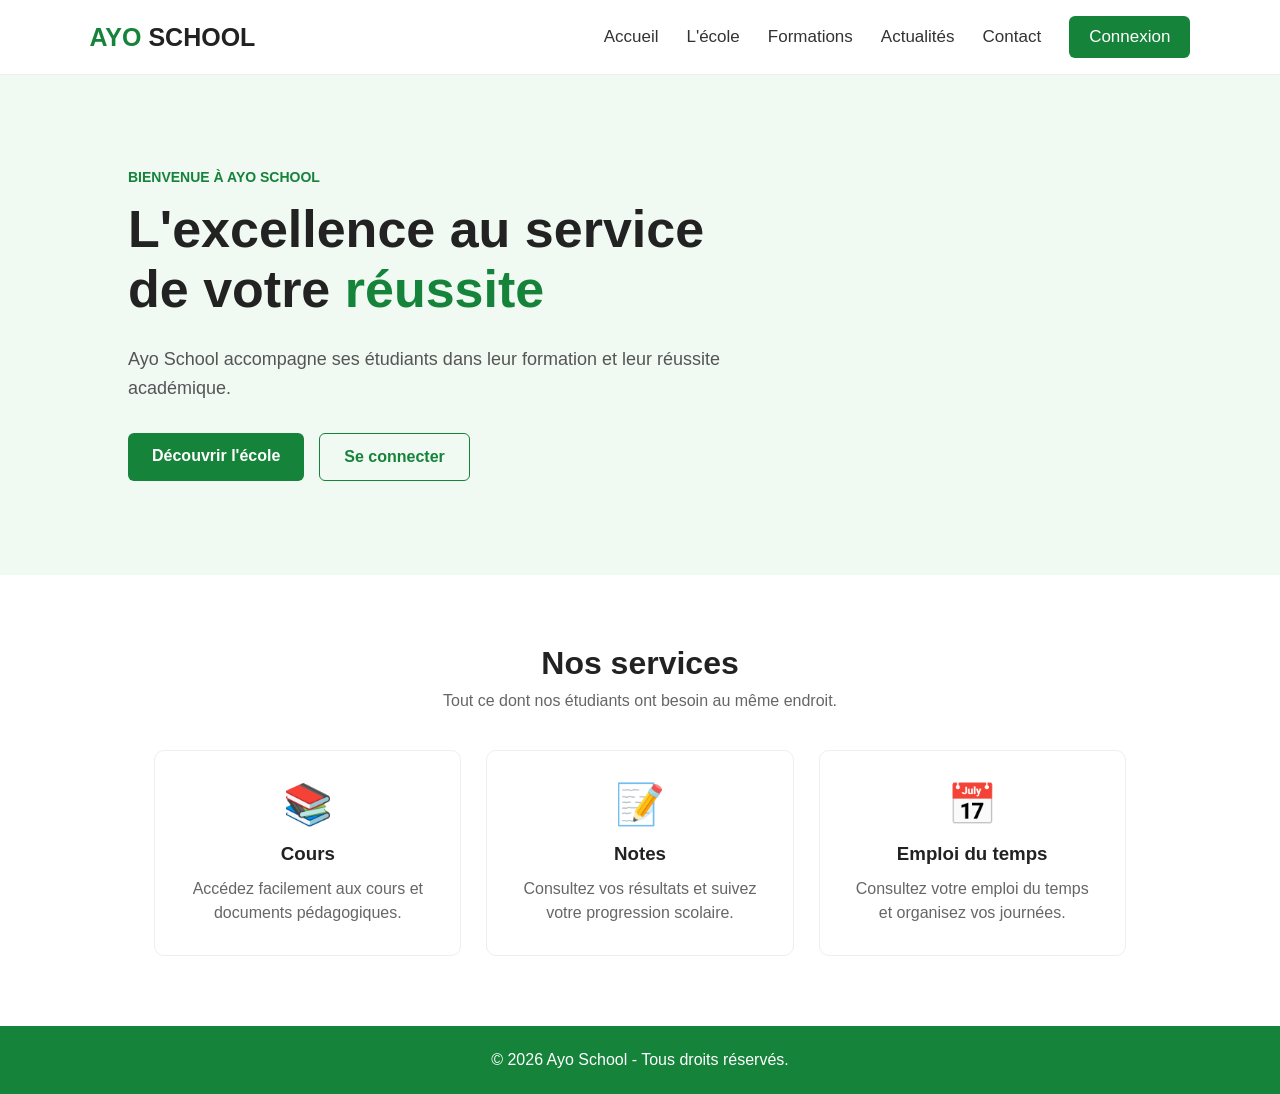
<file: index.html>
<!DOCTYPE html>

<html lang="fr">
<head>
    <meta charset="UTF-8">
    <meta name="viewport" content="width=device-width, initial-scale=1.0">
    <title>Ayo School</title>
    <link rel="stylesheet" href="style.css">
</head>

  <body>

<header>
    <div class="logo">
        AYO <span>SCHOOL</span>
    </div>

    <nav>
        <a href="index.html">Accueil</a>
        <a href="#">L'école</a>
        <a href="#">Formations</a>
        <a href="#">Actualités</a>
        <a href="#">Contact</a>
        <a href="#" class="connexion">Connexion</a>
    </nav>
</header>

  <main>

    <section class="hero">
        <div class="hero-content">
            <p class="bienvenue">BIENVENUE À AYO SCHOOL</p>

            <h1>
                L'excellence au service
                de votre <span>réussite</span>
            </h1>

            <p class="description">
                Ayo School accompagne ses étudiants dans leur
                formation et leur réussite académique.
            </p>

            <div class="boutons">
                <a href="#" class="btn-principal">
                    Découvrir l'école
                </a>

                <a href="#" class="btn-secondaire">
                    Se connecter
                </a>
            </div>
        </div>
    </section>


    <section class="services">

        <h2>Nos services</h2>

        <p class="sous-titre">
            Tout ce dont nos étudiants ont besoin au même endroit.
        </p>

        <div class="cartes">

            <div class="carte">
                <div class="icone">📚</div>
                <h3>Cours</h3>
                <p>
                    Accédez facilement aux cours et documents
                    pédagogiques.
                </p>
            </div>

            <div class="carte">
                <div class="icone">📝</div>
                <h3>Notes</h3>
                <p>
                    Consultez vos résultats et suivez votre
                    progression scolaire.
                </p>
            </div>

            <div class="carte">
                <div class="icone">📅</div>
                <h3>Emploi du temps</h3>
                <p>
                    Consultez votre emploi du temps et
                    organisez vos journées.
                </p>
            </div>

        </div>

    </section>

</main>

<footer>
    <p>© 2026 Ayo School - Tous droits réservés.</p>
 </footer>

</body>
</html>
</file>
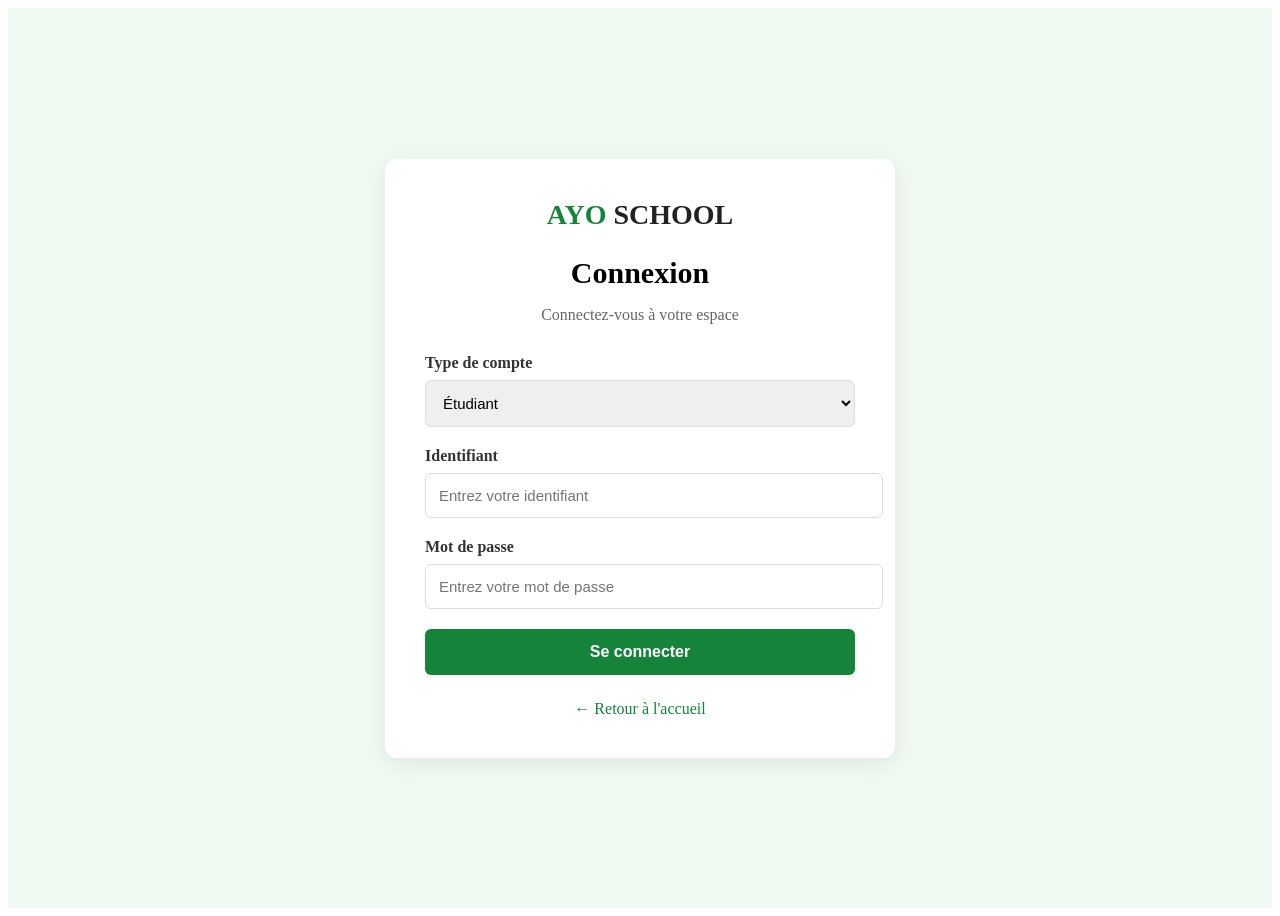
<file: connexion.html>
<!DOCTYPE html>
<html lang="fr">
<head>
    <meta charset="UTF-8">
    <meta name="viewport" content="width=device-width, initial-scale=1.0">

    <title>Connexion - Ayo School</title>

    <link rel="stylesheet" href="style2.css">
</head>

<body>

    <div class="page-connexion">

        <div class="connexion-box">

            <div class="logo-connexion">
                AYO <span>SCHOOL</span>
            </div>

            <h1>Connexion</h1>

            <p class="texte-connexion">
                Connectez-vous à votre espace
            </p>

            <form>

                <label for="type">Type de compte</label>

                <select id="type" name="type">
                    <option value="etudiant">Étudiant</option>
                    <option value="enseignant">Enseignant</option>
                    <option value="administrateur">Administrateur</option>
                </select>


                <label for="identifiant">Identifiant</label>

                <input
                    type="text"
                    id="identifiant"
                    name="identifiant"
                    placeholder="Entrez votre identifiant"
                    required
                >


                <label for="motdepasse">Mot de passe</label>

                <input
                    type="password"
                    id="motdepasse"
                    name="motdepasse"
                    placeholder="Entrez votre mot de passe"
                    required
                >


                <button type="submit">
                    Se connecter
                </button>

            </form>

            <a href="index.html" class="retour">
                ← Retour à l'accueil
            </a>

        </div>

    </div>

</body>
</html>
</file>
<file: style.css>
* {
  margin: 0;
  padding: 0;
  box-sizing: border-box;
  }

body {
font-family: Arial, sans-serif;
color: #222;
background-color: #ffffff;
}

header {
height: 75px;
padding: 0 7%;
display: flex;
align-items: center;
justify-content: space-between;
background-color: #ffffff;
border-bottom: 1px solid #eeeeee;
}

.logo {
font-size: 25px;
font-weight: bold;
color: #16833b;
}

.logo span {
color: #222;
}

nav {
display: flex;
align-items: center;
gap: 28px;
}

nav a {
text-decoration: none;
color: #333;
font-size: 17px;
}

nav a:hover {
color: #16833b;
}

.connexion {
background-color: #16833b;
color: white !important;
padding: 11px 20px;
border-radius: 6px;
}

.hero {
min-height: 500px;
display: flex;
align-items: center;
padding: 70px 10%;
background-color: #f1f9f3;
}

.hero-content {
max-width: 650px;
}

.bienvenue {
color: #16833b;
font-weight: bold;
font-size: 14px;
margin-bottom: 15px;
}

h1 {
font-size: 52px;
line-height: 1.15;
margin-bottom: 25px;
}

h1 span {
color: #16833b;
}

.description {
color: #555;
font-size: 18px;
line-height: 1.6;
margin-bottom: 30px;
}

.boutons {
display: flex;
gap: 15px;
}

.btn-principal,
.btn-secondaire {
text-decoration: none;
padding: 14px 24px;
border-radius: 6px;
font-weight: bold;
}

.btn-principal {
background-color: #16833b;
color: white;
}

.btn-secondaire {
border: 1px solid #16833b;
color: #16833b;
}

.services {
padding: 70px 10%;
text-align: center;
}

.services h2 {
font-size: 32px;
margin-bottom: 10px;
}

.sous-titre {
color: #666;
margin-bottom: 40px;
}

.cartes {
display: flex;
justify-content: center;
gap: 25px;
}

.carte {
width: 30%;
padding: 30px;
border: 1px solid #eeeeee;
border-radius: 10px;
background-color: white;
}

.icone {
font-size: 40px;
margin-bottom: 15px;
}

.carte h3 {
margin-bottom: 12px;
}

.carte p {
color: #666;
line-height: 1.5;
}

footer {
padding: 25px;
text-align: center;
background-color: #16833b;
color: white;
}
</file>
<file: style2.css>
.page-connexion {
    min-height: 100vh;
    display: flex;
    justify-content: center;
    align-items: center;
    background-color: #f1f9f3;
}

.connexion-box {
    width: 430px;
    padding: 40px;
    background-color: white;
    border-radius: 12px;
    box-shadow: 0 5px 25px rgba(0, 0, 0, 0.08);
}

.logo-connexion {
    text-align: center;
    font-size: 28px;
    font-weight: bold;
    color: #16833b;
    margin-bottom: 25px;
}

.logo-connexion span {
    color: #222;
}

.connexion-box h1 {
    text-align: center;
    font-size: 30px;
    margin-bottom: 8px;
}

.texte-connexion {
    text-align: center;
    color: #666;
    margin-bottom: 30px;
}

.connexion-box form {
    display: flex;
    flex-direction: column;
}

.connexion-box label {
    font-weight: bold;
    margin-bottom: 8px;
    color: #333;
}

.connexion-box input,
.connexion-box select {
    width: 100%;
    padding: 13px;
    margin-bottom: 20px;
    border: 1px solid #ddd;
    border-radius: 6px;
    font-size: 15px;
    outline: none;
}

.connexion-box input:focus,
.connexion-box select:focus {
    border-color: #16833b;
}

.connexion-box button {
    padding: 14px;
    border: none;
    border-radius: 6px;
    background-color: #16833b;
    color: white;
    font-size: 16px;
    font-weight: bold;
    cursor: pointer;
}

.connexion-box button:hover {
    background-color: #116b30;
}

.retour {
    display: block;
    margin-top: 25px;
    text-align: center;
    color: #16833b;
    text-decoration: none;
}

.retour:hover {
    text-decoration: underline;
}
</file>
